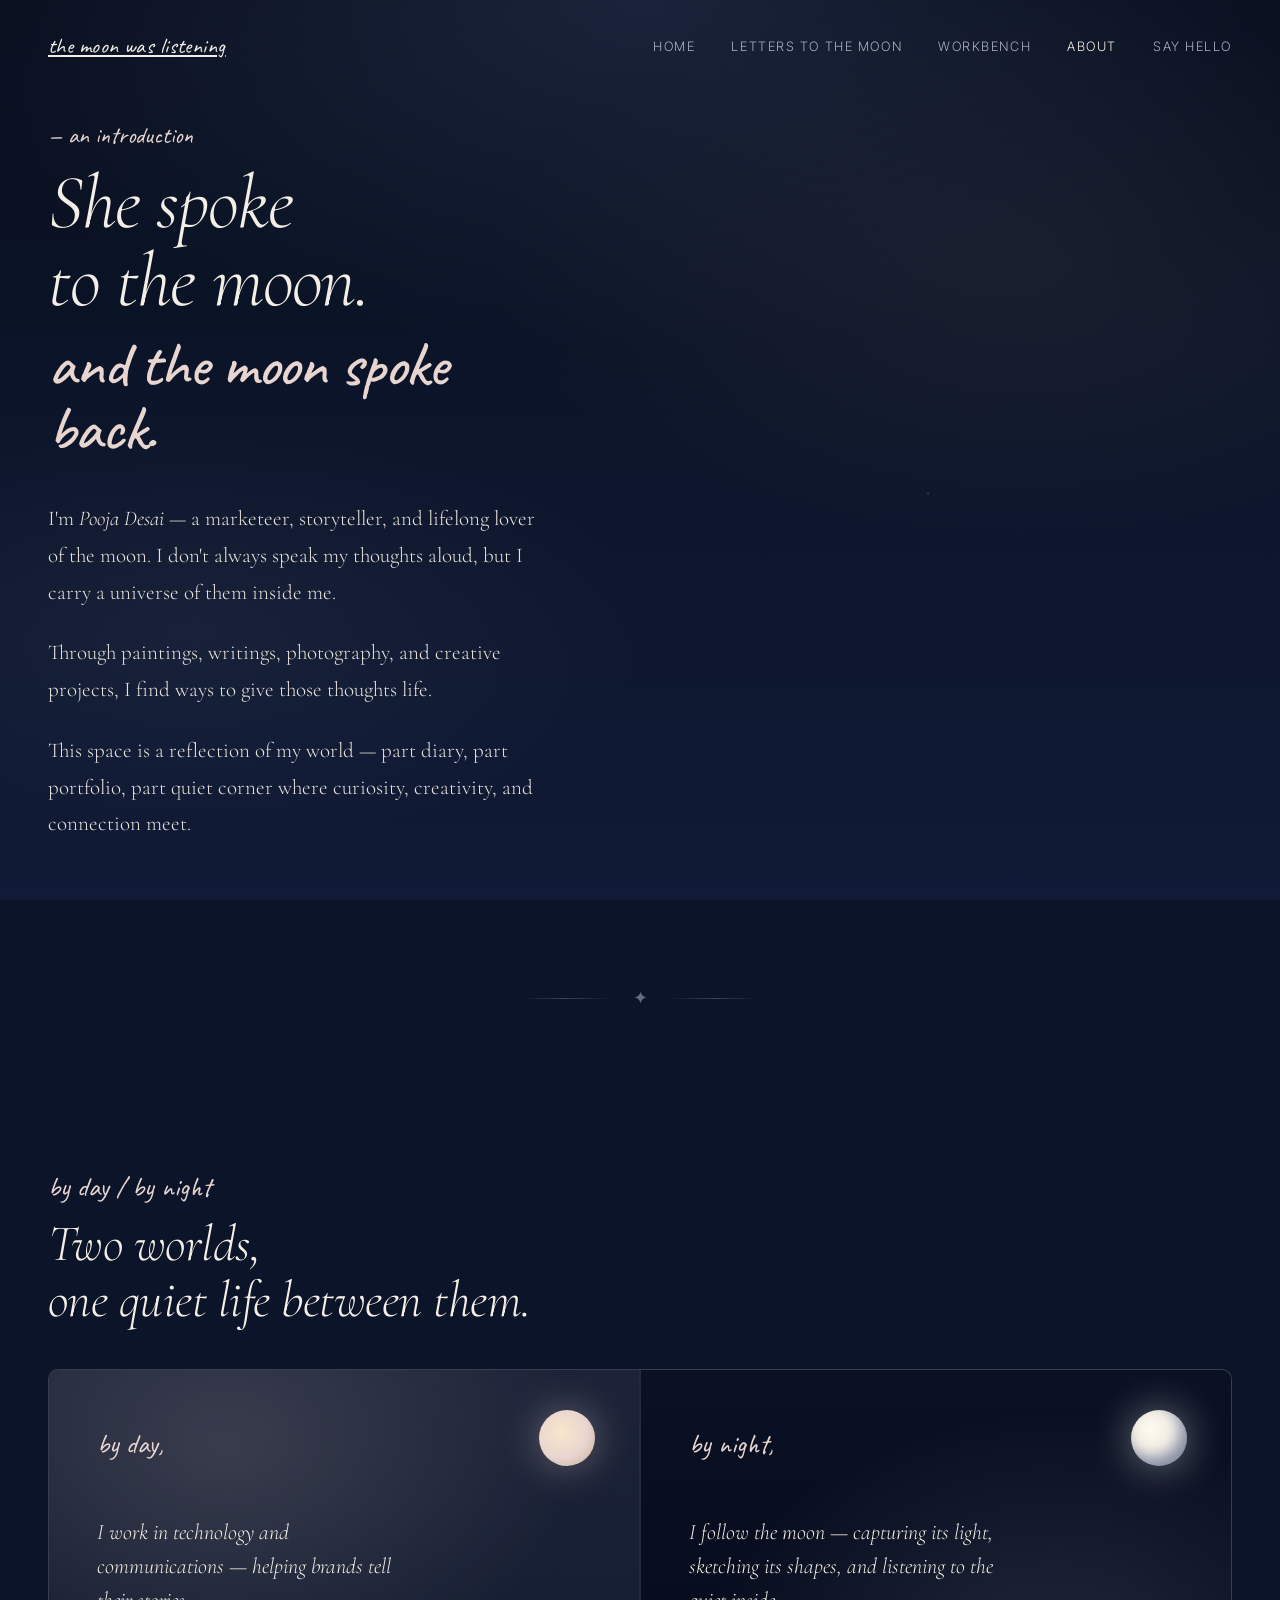
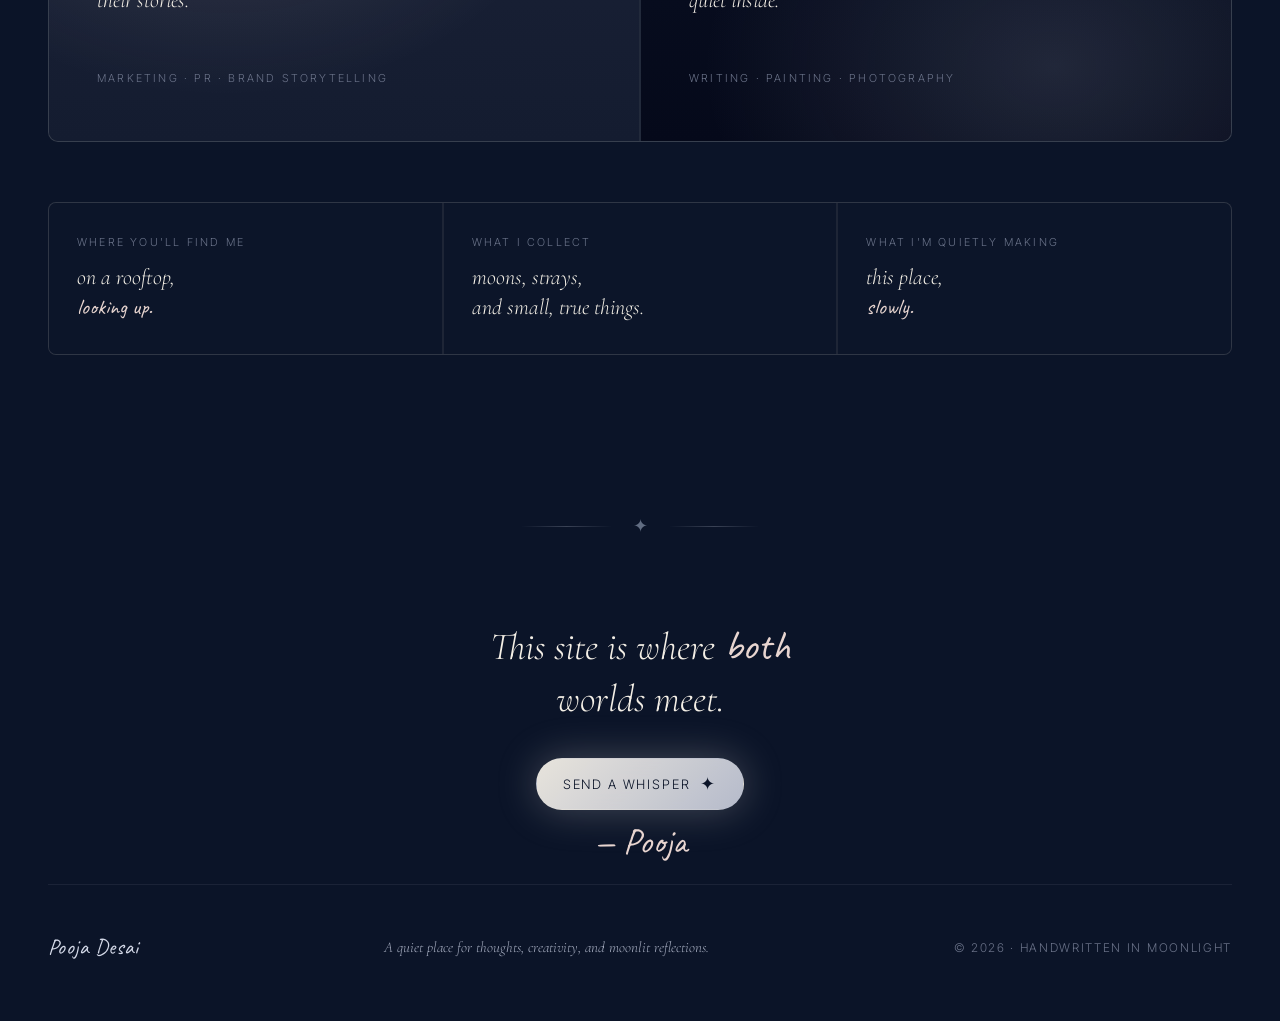
<file: about.html>
<!DOCTYPE html>
<html lang="en">
<head>
<meta charset="UTF-8">
<meta name="viewport" content="width=device-width, initial-scale=1.0">
<title>About · The Moon Was Listening</title>
<link rel="preconnect" href="https://fonts.googleapis.com">
<link rel="preconnect" href="https://fonts.gstatic.com" crossorigin>
<link href="https://fonts.googleapis.com/css2?family=Cormorant+Garamond:ital,wght@0,300;0,400;0,500;1,300;1,400;1,500&family=Caveat:wght@400;500;600&family=Inter+Tight:wght@300;400;500&display=swap" rel="stylesheet">
<link rel="stylesheet" href="styles.css">
<style>
/* About page specific */
.about-hero {
  display: grid;
  grid-template-columns: 0.9fr 1.1fr;
  gap: 80px;
  align-items: center;
  min-height: 92vh;
  padding: 60px 0 80px;
}
.about-label {
  font-family: var(--hand);
  font-size: 24px;
  color: var(--blush);
  margin-bottom: 14px;
  opacity: 0;
  animation: fadeUp 1.2s 0.3s ease forwards;
}
.about-title {
  font-family: var(--serif);
  font-style: italic;
  font-weight: 300;
  font-size: clamp(48px, 6vw, 84px);
  line-height: 1.02;
  color: var(--ivory);
  margin: 0 0 40px;
  letter-spacing: -0.015em;
  opacity: 0;
  animation: fadeUp 1.4s 0.6s ease forwards;
}
.about-title .hand {
  font-family: var(--hand);
  font-style: normal;
  color: var(--blush);
  font-size: 0.82em;
  font-weight: 500;
  display: block;
  margin-top: 12px;
}

.about-body {
  font-family: var(--serif);
  font-size: 21px;
  line-height: 1.75;
  color: var(--ink);
  font-weight: 300;
  max-width: 55ch;
  text-wrap: pretty;
}
.about-body p {
  margin: 0 0 24px;
  opacity: 0;
  animation: fadeUp 1.2s ease forwards;
}
.about-body p:nth-child(1) { animation-delay: 0.9s; }
.about-body p:nth-child(2) { animation-delay: 1.1s; }
.about-body p:nth-child(3) { animation-delay: 1.3s; }
.about-body p:nth-child(4) { animation-delay: 1.5s; }
.about-body em { color: var(--ivory); font-style: italic; }

.about-portrait {
  position: relative;
  aspect-ratio: 4/5;
  max-width: 520px;
  margin: 0 auto;
  border-radius: 6px;
  overflow: hidden;
  opacity: 0;
  animation: fadeIn 2s 0.3s ease forwards;
  background:
    radial-gradient(ellipse at 50% 30%, rgba(232, 213, 208, 0.18), transparent 60%),
    linear-gradient(180deg, #1a2340 0%, #0b1428 100%);
  border: 1px solid rgba(244, 239, 230, 0.12);
  box-shadow: 0 40px 120px rgba(0,0,0,0.5);
}
.about-portrait::before {
  /* stars */
  content: '';
  position: absolute; inset: 0;
  background:
    radial-gradient(1px 1px at 15% 20%, #fff, transparent),
    radial-gradient(1px 1px at 80% 30%, #fff, transparent),
    radial-gradient(1px 1px at 40% 15%, #fff, transparent),
    radial-gradient(1px 1px at 65% 55%, #fff, transparent),
    radial-gradient(1px 1px at 20% 70%, #fff, transparent),
    radial-gradient(1px 1px at 90% 80%, #fff, transparent),
    radial-gradient(1.2px 1.2px at 50% 88%, #fff, transparent);
  opacity: 0.7;
}
.about-portrait .portrait-moon {
  position: absolute;
  top: 12%; right: 14%;
  width: 160px; aspect-ratio: 1;
  border-radius: 50%;
  background: radial-gradient(circle at 35% 35%, #fffaf0, #f4efe6 35%, #d4d9e8 75%, #9ba8bf);
  box-shadow: 0 0 80px rgba(244, 239, 230, 0.5), inset -14px -20px 40px rgba(20, 30, 60, 0.5);
  animation: breathe 7s ease-in-out infinite;
}
.about-portrait .portrait-stripes {
  position: absolute;
  inset: 50% 8% 8% 8%;
  border-radius: 4px;
  background:
    repeating-linear-gradient(
      -45deg,
      rgba(244, 239, 230, 0.06),
      rgba(244, 239, 230, 0.06) 8px,
      rgba(244, 239, 230, 0.02) 8px,
      rgba(244, 239, 230, 0.02) 16px
    );
  border: 1px solid rgba(244, 239, 230, 0.1);
  display: grid;
  place-items: center;
}
.about-portrait .portrait-stripes .label {
  font-family: var(--sans);
  font-size: 11px;
  letter-spacing: 0.22em;
  text-transform: uppercase;
  color: rgba(244, 239, 230, 0.55);
  text-align: center;
  line-height: 1.8;
}
.about-portrait .caption {
  position: absolute;
  bottom: 20px; left: 24px; right: 24px;
  font-family: var(--hand);
  font-size: 22px;
  color: rgba(244, 239, 230, 0.85);
  text-align: center;
  text-shadow: 0 0 12px rgba(0,0,0,0.7);
  display: none;
}

/* Two worlds section */
.two-worlds {
  display: grid;
  grid-template-columns: 1fr 1fr;
  gap: 2px;
  margin-top: 40px;
  border-radius: 10px;
  overflow: hidden;
  border: 1px solid rgba(244, 239, 230, 0.1);
  background: rgba(244, 239, 230, 0.1);
}
.world {
  padding: 56px 48px;
  position: relative;
  min-height: 360px;
  display: flex;
  flex-direction: column;
  justify-content: space-between;
  gap: 32px;
}
.world.day {
  background:
    radial-gradient(ellipse at 30% 20%, rgba(232, 213, 208, 0.15), transparent 60%),
    linear-gradient(180deg, #1c2338 0%, #141c30 100%);
}
.world.night {
  background:
    radial-gradient(ellipse at 70% 80%, rgba(155, 168, 191, 0.18), transparent 60%),
    linear-gradient(180deg, #0a1124 0%, #05091a 100%);
}
.world .time-label {
  font-family: var(--hand);
  font-size: 28px;
  color: var(--blush);
}
.world .world-body {
  font-family: var(--serif);
  font-style: italic;
  font-size: 22px;
  line-height: 1.55;
  color: var(--ivory);
  font-weight: 300;
  max-width: 32ch;
  text-wrap: pretty;
}
.world .tag-line {
  font-family: var(--sans);
  font-size: 11px;
  letter-spacing: 0.2em;
  text-transform: uppercase;
  color: var(--ink-faint);
}
.world .tiny-sun, .world .tiny-moon {
  position: absolute;
  top: 40px; right: 44px;
  width: 56px; aspect-ratio: 1;
  border-radius: 50%;
}
.world .tiny-sun {
  background: radial-gradient(circle at 40% 40%, #f9e6cc, #e8d5d0 55%, #c9a98f 100%);
  box-shadow: 0 0 40px rgba(232, 213, 208, 0.4);
}
.world .tiny-moon {
  background: radial-gradient(circle at 35% 35%, #fffaf0, #f4efe6 35%, #d4d9e8 75%, #9ba8bf);
  box-shadow: 0 0 40px rgba(244, 239, 230, 0.45), inset -6px -8px 14px rgba(20, 30, 60, 0.4);
  animation: breathe 6s ease-in-out infinite;
}

/* Closing */
.about-close {
  text-align: center;
  padding: 40px 20px 20px;
}
.about-close .close-line {
  font-family: var(--serif);
  font-style: italic;
  font-size: clamp(28px, 3vw, 40px);
  line-height: 1.35;
  color: var(--ivory);
  max-width: 24ch;
  margin: 0 auto 32px;
  font-weight: 300;
  text-wrap: pretty;
}
.about-close .close-line em {
  font-family: var(--hand);
  font-style: normal;
  color: var(--blush);
  font-size: 1.1em;
}
.about-close .sig {
  font-family: var(--hand);
  font-size: 36px;
  color: var(--blush);
  margin-top: 8px;
}

/* Small facts row */
.facts-row {
  display: grid;
  grid-template-columns: repeat(3, 1fr);
  gap: 2px;
  margin-top: 60px;
  background: rgba(244, 239, 230, 0.08);
  border-radius: 8px;
  overflow: hidden;
  border: 1px solid rgba(244, 239, 230, 0.08);
}
.fact {
  background: rgba(11, 20, 40, 0.9);
  padding: 32px 28px;
}
.fact .f-label {
  font-family: var(--sans);
  font-size: 11px;
  letter-spacing: 0.2em;
  text-transform: uppercase;
  color: var(--ink-faint);
  margin-bottom: 14px;
}
.fact .f-value {
  font-family: var(--serif);
  font-style: italic;
  font-size: 22px;
  color: var(--ivory);
  line-height: 1.35;
  font-weight: 300;
}
.fact .f-value .hand {
  font-family: var(--hand);
  font-style: normal;
  color: var(--blush);
}

@media (max-width: 960px) {
  .about-hero { grid-template-columns: 1fr; gap: 48px; padding-top: 32px; min-height: auto; }
  .about-portrait { order: -1; max-width: 340px; }
  .two-worlds { grid-template-columns: 1fr; }
  .facts-row { grid-template-columns: 1fr; }
}
</style>
</head>
<body>

<div class="starfield" id="starfield"></div>

<div class="page">

  <nav class="top">
    <a href="index.html" class="brand">the moon was listening</a>
    <div class="links">
      <a href="index.html">Home</a>
      <a href="index.html#letters">Letters to the Moon</a>
      <a href="workbench.html">Workbench</a>
      <a href="#" class="active">About</a>
      <a href="#">Say hello</a>
    </div>
  </nav>

  <section class="about-hero">
    <div>
      <div class="about-label">— an introduction</div>
      <h1 class="about-title">
        She spoke<br>
        to the <em>moon.</em>
        <span class="hand">and the moon spoke back.</span>
      </h1>
      <div class="about-body">
        <p>
          I'm <em>Pooja Desai</em> — a marketeer, storyteller, and lifelong
          lover of the moon. I don't always speak my thoughts aloud,
          but I carry a universe of them inside me.
        </p>
        <p>
          Through paintings, writings, photography, and creative projects,
          I find ways to give those thoughts life.
        </p>
        <p>
          This space is a reflection of my world — part diary, part
          portfolio, part quiet corner where curiosity, creativity,
          and connection meet.
        </p>
      </div>
    </div>

    <div class="about-portrait">
      <div class="portrait-moon"></div>
      <div class="portrait-stripes">
        <div class="label">
          portrait<br>
          ( to be placed )
        </div>
      </div>
    </div>
  </section>

  <div class="divider"><span class="line"></span><span class="glyph">✦</span><span class="line"></span></div>

  <section>
    <div style="max-width: 640px;">
      <span class="section-label">by day / by night</span>
      <h2 class="section-title">Two worlds,<br>one quiet life between them.</h2>
    </div>

    <div class="two-worlds">
      <div class="world day">
        <div class="tiny-sun"></div>
        <div class="time-label">by day,</div>
        <p class="world-body">
          I work in technology and communications — helping brands
          tell their stories.
        </p>
        <div class="tag-line">marketing · pr · brand storytelling</div>
      </div>
      <div class="world night">
        <div class="tiny-moon"></div>
        <div class="time-label">by night,</div>
        <p class="world-body">
          I follow the moon — capturing its light, sketching its shapes,
          and listening to the quiet inside.
        </p>
        <div class="tag-line">writing · painting · photography</div>
      </div>
    </div>

    <div class="facts-row">
      <div class="fact">
        <div class="f-label">Where you'll find me</div>
        <div class="f-value">on a rooftop,<br><span class="hand">looking up.</span></div>
      </div>
      <div class="fact">
        <div class="f-label">What I collect</div>
        <div class="f-value">moons, strays,<br>and small, <em>true</em> things.</div>
      </div>
      <div class="fact">
        <div class="f-label">What I'm quietly making</div>
        <div class="f-value">this place,<br><span class="hand">slowly.</span></div>
      </div>
    </div>
  </section>

  <div class="divider"><span class="line"></span><span class="glyph">✦</span><span class="line"></span></div>

  <section class="about-close">
    <p class="close-line">
      This site is where <em>both</em> worlds meet.
    </p>
    <a href="index.html#letters" class="btn primary">Send a whisper <span class="arrow">✦</span></a>
    <div class="sig">— Pooja</div>
  </section>

  <footer class="bottom">
    <div class="foot-brand">Pooja Desai</div>
    <div class="foot-line">A quiet place for thoughts, creativity, and moonlit reflections.</div>
    <div>© 2026 · handwritten in moonlight</div>
  </footer>
</div>

<script>
(function() {
  const field = document.getElementById('starfield');
  const count = 140;
  const sizes = ['small', '', 'large'];
  for (let i = 0; i < count; i++) {
    const star = document.createElement('div');
    const sz = sizes[Math.floor(Math.random() * sizes.length)];
    star.className = 'star' + (sz ? ' ' + sz : '');
    star.style.left = Math.random() * 100 + '%';
    star.style.top = Math.random() * 100 + '%';
    star.style.animationDuration = (3 + Math.random() * 5) + 's';
    star.style.animationDelay = (Math.random() * 6) + 's';
    star.style.setProperty('--star-op', 0.3 + Math.random() * 0.5);
    field.appendChild(star);
  }
})();
</script>

</body>
</html>
</file>
<file: styles.css>
/* The Moon Was Listening — dreamy, atmospheric, diary-intimate */

:root {
  --sky-0: #070d1c;
  --sky-1: #0b1428;
  --sky-2: #111a36;
  --sky-3: #1a2340;
  --sky-4: #2a3552;

  --moon: #f4efe6;
  --silver: #d4d9e8;
  --silver-dim: #9ba8bf;
  --blush: #e8d5d0;
  --blush-deep: #c9a98f;
  --ivory: #f4efe6;

  --ink: #e8e4dc;
  --ink-dim: #a8afc2;
  --ink-faint: #6a7288;

  --serif: 'Cormorant Garamond', 'EB Garamond', Georgia, serif;
  --hand: 'Caveat', 'Homemade Apple', cursive;
  --sans: 'Inter Tight', -apple-system, system-ui, sans-serif;
}

* { box-sizing: border-box; }

html, body {
  margin: 0;
  padding: 0;
  background: var(--sky-1);
  color: var(--ink);
  font-family: var(--serif);
  font-weight: 300;
  overflow-x: hidden;
  min-height: 100vh;
}

body {
  background:
    radial-gradient(ellipse 90% 60% at 50% 0%, rgba(42, 53, 82, 0.55), transparent 65%),
    radial-gradient(ellipse 70% 50% at 80% 30%, rgba(201, 169, 143, 0.08), transparent 60%),
    radial-gradient(ellipse 60% 40% at 15% 70%, rgba(155, 168, 191, 0.07), transparent 60%),
    linear-gradient(180deg, var(--sky-0) 0%, var(--sky-1) 40%, var(--sky-2) 100%);
  background-attachment: fixed;
}

/* ——— Drifting star field ——— */
.starfield {
  position: fixed;
  inset: 0;
  pointer-events: none;
  z-index: 0;
  overflow: hidden;
}
.star {
  position: absolute;
  width: 2px; height: 2px;
  background: #fff;
  border-radius: 50%;
  opacity: 0;
  box-shadow: 0 0 4px rgba(255,255,255,0.6);
  animation: twinkle linear infinite;
}
.star.small { width: 1px; height: 1px; box-shadow: 0 0 2px rgba(255,255,255,0.4); }
.star.large { width: 2.5px; height: 2.5px; box-shadow: 0 0 6px rgba(255,255,255,0.8); }

@keyframes twinkle {
  0%, 100% { opacity: 0; transform: translateY(0); }
  20%, 80% { opacity: var(--star-op, 0.7); }
  50% { opacity: var(--star-op, 0.9); }
}

.drift {
  position: absolute;
  animation: drift linear infinite;
}
@keyframes drift {
  from { transform: translate(0, 0); }
  to   { transform: translate(-30px, 120vh); }
}

/* ——— Breathing moon ——— */
.moon-wrap {
  position: relative;
  width: 100%;
  aspect-ratio: 1;
  display: grid;
  place-items: center;
}
.moon {
  position: relative;
  width: 72%;
  aspect-ratio: 1;
  border-radius: 50%;
  background:
    radial-gradient(circle at 35% 35%, #fffaf0 0%, #f4efe6 35%, #d4d9e8 70%, #9ba8bf 100%);
  box-shadow:
    inset -20px -30px 60px rgba(20, 30, 60, 0.45),
    inset 10px 20px 40px rgba(255, 250, 240, 0.15),
    0 0 60px rgba(244, 239, 230, 0.25),
    0 0 120px rgba(244, 239, 230, 0.15),
    0 0 200px rgba(232, 213, 208, 0.1);
  animation: breathe 7s ease-in-out infinite;
}
.moon::before {
  /* crater noise */
  content: '';
  position: absolute;
  inset: 0;
  border-radius: 50%;
  background:
    radial-gradient(circle at 25% 30%, rgba(120, 130, 155, 0.18) 0%, transparent 4%),
    radial-gradient(circle at 65% 20%, rgba(120, 130, 155, 0.14) 0%, transparent 3%),
    radial-gradient(circle at 70% 55%, rgba(120, 130, 155, 0.22) 0%, transparent 5%),
    radial-gradient(circle at 40% 70%, rgba(120, 130, 155, 0.16) 0%, transparent 4%),
    radial-gradient(circle at 55% 45%, rgba(120, 130, 155, 0.12) 0%, transparent 2.5%),
    radial-gradient(circle at 20% 60%, rgba(120, 130, 155, 0.15) 0%, transparent 3.5%),
    radial-gradient(circle at 80% 80%, rgba(120, 130, 155, 0.18) 0%, transparent 3%),
    radial-gradient(circle at 35% 20%, rgba(120, 130, 155, 0.10) 0%, transparent 2%);
  mix-blend-mode: multiply;
  opacity: 0.85;
}
.moon::after {
  /* phase shadow */
  content: '';
  position: absolute;
  inset: 0;
  border-radius: 50%;
  background: radial-gradient(circle at var(--phase-x, 150%) 50%, transparent 0%, transparent var(--phase-r, 0%), var(--sky-0) calc(var(--phase-r, 0%) + 2%));
  opacity: var(--phase-op, 0);
  transition: all 1.2s ease;
}

@keyframes breathe {
  0%, 100% {
    box-shadow:
      inset -20px -30px 60px rgba(20, 30, 60, 0.45),
      inset 10px 20px 40px rgba(255, 250, 240, 0.15),
      0 0 60px rgba(244, 239, 230, 0.25),
      0 0 120px rgba(244, 239, 230, 0.15),
      0 0 200px rgba(232, 213, 208, 0.1);
  }
  50% {
    box-shadow:
      inset -20px -30px 60px rgba(20, 30, 60, 0.45),
      inset 10px 20px 40px rgba(255, 250, 240, 0.2),
      0 0 80px rgba(244, 239, 230, 0.35),
      0 0 160px rgba(244, 239, 230, 0.2),
      0 0 260px rgba(232, 213, 208, 0.14);
  }
}

/* ——— Layout ——— */
.page {
  position: relative;
  z-index: 1;
  max-width: 1280px;
  margin: 0 auto;
  padding: 0 48px;
}

nav.top {
  display: flex;
  justify-content: space-between;
  align-items: center;
  padding: 32px 0 0;
  font-family: var(--sans);
  font-size: 13px;
  letter-spacing: 0.12em;
  text-transform: uppercase;
  color: var(--ink-dim);
}
nav.top .brand {
  font-family: var(--hand);
  font-size: 22px;
  text-transform: none;
  letter-spacing: 0.02em;
  color: var(--ivory);
}
nav.top .links { display: flex; gap: 36px; }
nav.top .links a {
  color: var(--ink-dim);
  text-decoration: none;
  transition: color 0.4s;
  cursor: pointer;
}
nav.top .links a:hover, nav.top .links a.active { color: var(--ivory); }

/* ——— Hero ——— */
.hero {
  display: grid;
  grid-template-columns: 1.1fr 1fr;
  gap: 40px;
  align-items: center;
  min-height: 92vh;
  padding: 40px 0 80px;
}
.hero-copy .eyebrow {
  font-family: var(--hand);
  font-size: 24px;
  color: var(--blush);
  margin-bottom: 18px;
  opacity: 0;
  animation: fadeUp 1.2s 0.3s ease forwards;
}
.hero-copy h1 {
  font-family: var(--serif);
  font-weight: 300;
  font-style: italic;
  font-size: clamp(44px, 5.4vw, 72px);
  line-height: 1.08;
  letter-spacing: -0.01em;
  margin: 0 0 32px;
  color: var(--ivory);
  opacity: 0;
  animation: fadeUp 1.4s 0.6s ease forwards;
}
.hero-copy h1 em {
  font-family: var(--hand);
  font-style: normal;
  color: var(--blush);
  font-size: 1.05em;
  font-weight: 400;
}
.hero-copy p.lead {
  font-size: 19px;
  line-height: 1.7;
  color: var(--ink-dim);
  max-width: 48ch;
  margin: 0 0 40px;
  font-weight: 300;
  opacity: 0;
  animation: fadeUp 1.4s 1s ease forwards;
}
.hero-copy .cta-row {
  display: flex;
  gap: 18px;
  align-items: center;
  opacity: 0;
  animation: fadeUp 1.4s 1.3s ease forwards;
}
.btn {
  display: inline-flex;
  align-items: center;
  gap: 10px;
  padding: 14px 26px;
  border-radius: 999px;
  font-family: var(--sans);
  font-size: 13px;
  letter-spacing: 0.14em;
  text-transform: uppercase;
  text-decoration: none;
  border: 1px solid rgba(212, 217, 232, 0.25);
  background: rgba(244, 239, 230, 0.04);
  color: var(--ivory);
  cursor: pointer;
  transition: all 0.4s ease;
  backdrop-filter: blur(10px);
}
.btn:hover {
  background: rgba(244, 239, 230, 0.1);
  border-color: rgba(244, 239, 230, 0.5);
  transform: translateY(-1px);
}
.btn.primary {
  background: linear-gradient(135deg, rgba(244, 239, 230, 0.95), rgba(212, 217, 232, 0.85));
  color: var(--sky-1);
  border-color: transparent;
  box-shadow: 0 0 40px rgba(244, 239, 230, 0.25);
}
.btn.primary:hover {
  box-shadow: 0 0 60px rgba(244, 239, 230, 0.4);
}
.btn .arrow { font-family: var(--serif); font-size: 18px; }

.hero-moon {
  position: relative;
  opacity: 0;
  animation: fadeIn 2.5s 0.2s ease forwards;
}

@keyframes fadeUp {
  from { opacity: 0; transform: translateY(14px); }
  to { opacity: 1; transform: translateY(0); }
}
@keyframes fadeIn {
  from { opacity: 0; }
  to { opacity: 1; }
}

/* ——— Section rhythm ——— */
section {
  padding: 120px 0;
  position: relative;
}
.section-label {
  font-family: var(--hand);
  font-size: 28px;
  color: var(--blush);
  margin-bottom: 12px;
  display: block;
}
.section-title {
  font-family: var(--serif);
  font-style: italic;
  font-weight: 300;
  font-size: clamp(36px, 4vw, 56px);
  line-height: 1.1;
  margin: 0 0 24px;
  color: var(--ivory);
  letter-spacing: -0.01em;
}
.section-intro {
  font-size: 18px;
  line-height: 1.75;
  color: var(--ink-dim);
  max-width: 58ch;
  font-weight: 300;
}

.divider {
  display: flex;
  align-items: center;
  gap: 20px;
  margin: 0 auto;
  max-width: 240px;
  padding: 40px 0;
  opacity: 0.6;
}
.divider .line {
  flex: 1;
  height: 1px;
  background: linear-gradient(90deg, transparent, rgba(212, 217, 232, 0.4), transparent);
}
.divider .glyph {
  font-family: var(--serif);
  color: var(--silver-dim);
  font-size: 18px;
}

/* ——— Constellation gallery ——— */
.constellation-wrap {
  position: relative;
  margin-top: 60px;
  height: 640px;
  border-radius: 24px;
  background:
    radial-gradient(ellipse 80% 70% at 50% 50%, rgba(26, 35, 64, 0.7), rgba(7, 13, 28, 0.9)),
    linear-gradient(180deg, rgba(17, 26, 54, 0.5), rgba(7, 13, 28, 0.8));
  border: 1px solid rgba(212, 217, 232, 0.08);
  overflow: hidden;
  box-shadow:
    inset 0 0 80px rgba(7, 13, 28, 0.8),
    0 20px 80px rgba(0, 0, 0, 0.4);
}
.constellation-wrap .inner-stars {
  position: absolute; inset: 0; pointer-events: none;
}
.constellation-wrap .conn {
  position: absolute;
  pointer-events: none;
  stroke: rgba(212, 217, 232, 0.12);
  stroke-width: 1;
  fill: none;
}
.note-dot {
  position: absolute;
  cursor: pointer;
  transform: translate(-50%, -50%);
  transition: transform 0.4s cubic-bezier(.2,.8,.2,1);
}
.note-dot .halo {
  position: absolute;
  inset: -22px;
  border-radius: 50%;
  background: radial-gradient(circle, rgba(244, 239, 230, 0.35) 0%, transparent 65%);
  animation: pulse 3.5s ease-in-out infinite;
}
.note-dot .glow {
  width: 10px; height: 10px;
  background: var(--ivory);
  border-radius: 50%;
  box-shadow: 0 0 14px rgba(244, 239, 230, 0.9),
              0 0 28px rgba(244, 239, 230, 0.5);
  position: relative; z-index: 1;
}
.note-dot:hover { transform: translate(-50%, -50%) scale(1.25); }
.note-dot:hover .halo { animation-duration: 1.5s; }
.note-dot .tooltip {
  position: absolute;
  bottom: 26px; left: 50%;
  transform: translateX(-50%);
  font-family: var(--hand);
  color: var(--silver);
  font-size: 18px;
  white-space: nowrap;
  opacity: 0;
  transition: opacity 0.3s;
  pointer-events: none;
  text-shadow: 0 0 10px rgba(0,0,0,0.8);
}
.note-dot:hover .tooltip { opacity: 1; }

@keyframes pulse {
  0%, 100% { opacity: 0.4; transform: scale(1); }
  50% { opacity: 0.8; transform: scale(1.15); }
}

.constellation-footer {
  display: flex;
  justify-content: space-between;
  align-items: center;
  margin-top: 28px;
  font-family: var(--sans);
  font-size: 13px;
  letter-spacing: 0.1em;
  color: var(--ink-faint);
  text-transform: uppercase;
}
.layout-toggle {
  display: flex;
  gap: 2px;
  background: rgba(212, 217, 232, 0.05);
  border-radius: 999px;
  padding: 3px;
  border: 1px solid rgba(212, 217, 232, 0.1);
}
.layout-toggle button {
  background: transparent;
  border: none;
  color: var(--ink-faint);
  font-family: var(--sans);
  font-size: 11px;
  letter-spacing: 0.12em;
  text-transform: uppercase;
  padding: 8px 16px;
  border-radius: 999px;
  cursor: pointer;
  transition: all 0.3s;
}
.layout-toggle button.active {
  background: rgba(244, 239, 230, 0.12);
  color: var(--ivory);
}

/* ——— Read-a-letter modal ——— */
.letter-modal {
  position: fixed;
  inset: 0;
  background: rgba(7, 13, 28, 0.85);
  backdrop-filter: blur(14px);
  display: flex;
  align-items: center;
  justify-content: center;
  z-index: 100;
  opacity: 0;
  pointer-events: none;
  transition: opacity 0.5s;
}
.letter-modal.open { opacity: 1; pointer-events: all; }
.letter-card {
  position: relative;
  max-width: 560px;
  width: calc(100% - 48px);
  background:
    radial-gradient(ellipse at 50% 0%, rgba(244, 239, 230, 0.08), transparent 70%),
    linear-gradient(180deg, rgba(244, 239, 230, 0.06), rgba(244, 239, 230, 0.02));
  border: 1px solid rgba(244, 239, 230, 0.15);
  border-radius: 4px;
  padding: 56px 52px 44px;
  transform: translateY(20px) scale(0.97);
  transition: transform 0.6s cubic-bezier(.2,.8,.2,1);
  box-shadow:
    0 40px 100px rgba(0, 0, 0, 0.6),
    inset 0 1px 0 rgba(244, 239, 230, 0.1);
}
.letter-modal.open .letter-card { transform: translateY(0) scale(1); }
.letter-card .mini-moon {
  width: 48px; height: 48px;
  border-radius: 50%;
  background: radial-gradient(circle at 35% 35%, #fffaf0, #f4efe6 40%, #d4d9e8 80%, #9ba8bf);
  box-shadow: 0 0 20px rgba(244, 239, 230, 0.4), inset -4px -6px 10px rgba(20, 30, 60, 0.3);
  margin: 0 auto 24px;
}
.letter-card .date {
  text-align: center;
  font-family: var(--sans);
  font-size: 12px;
  letter-spacing: 0.2em;
  text-transform: uppercase;
  color: var(--ink-faint);
  margin-bottom: 32px;
}
.letter-card .body {
  font-family: var(--serif);
  font-style: italic;
  font-size: 22px;
  line-height: 1.6;
  color: var(--ivory);
  font-weight: 300;
  text-align: center;
  margin: 0 0 32px;
  text-wrap: pretty;
}
.letter-card .signature {
  text-align: center;
  font-family: var(--hand);
  font-size: 22px;
  color: var(--blush);
}
.letter-card .close {
  position: absolute;
  top: 16px; right: 20px;
  background: transparent;
  border: none;
  color: var(--ink-faint);
  font-family: var(--serif);
  font-size: 24px;
  cursor: pointer;
  transition: color 0.3s;
}
.letter-card .close:hover { color: var(--ivory); }

/* ——— Submission flow ——— */
.submit-section {
  margin-top: 40px;
  display: grid;
  grid-template-columns: 0.9fr 1.1fr;
  gap: 72px;
  align-items: start;
}
.submit-copy .tagline {
  font-family: var(--hand);
  font-size: 26px;
  color: var(--blush);
  margin: 24px 0 0;
  line-height: 1.4;
}

.paper {
  position: relative;
  background:
    linear-gradient(180deg, rgba(244, 239, 230, 0.06) 0%, rgba(244, 239, 230, 0.03) 100%);
  border: 1px solid rgba(244, 239, 230, 0.14);
  border-radius: 6px;
  padding: 44px 44px 36px;
  box-shadow:
    0 30px 80px rgba(0, 0, 0, 0.4),
    inset 0 1px 0 rgba(244, 239, 230, 0.1);
  backdrop-filter: blur(8px);
  min-height: 460px;
  display: flex;
  flex-direction: column;
}
.paper::before {
  /* soft glow halo top */
  content: '';
  position: absolute;
  top: -2px; left: 20%; right: 20%;
  height: 1px;
  background: linear-gradient(90deg, transparent, rgba(244, 239, 230, 0.4), transparent);
}

.step-head {
  display: flex;
  justify-content: space-between;
  align-items: center;
  margin-bottom: 28px;
}
.step-head .step-n {
  font-family: var(--hand);
  font-size: 20px;
  color: var(--blush);
}
.step-head .dots { display: flex; gap: 8px; }
.step-head .dot {
  width: 6px; height: 6px; border-radius: 50%;
  background: rgba(212, 217, 232, 0.2);
  transition: all 0.4s;
}
.step-head .dot.active {
  background: var(--ivory);
  box-shadow: 0 0 10px rgba(244, 239, 230, 0.7);
}
.step-head .dot.done { background: rgba(232, 213, 208, 0.5); }

.step-prompt {
  font-family: var(--serif);
  font-style: italic;
  font-size: 30px;
  line-height: 1.25;
  color: var(--ivory);
  font-weight: 300;
  margin: 0 0 28px;
  letter-spacing: -0.005em;
}

.letter-textarea {
  flex: 1;
  background: transparent;
  border: none;
  border-bottom: 1px solid rgba(244, 239, 230, 0.18);
  color: var(--ivory);
  font-family: var(--hand);
  font-size: 26px;
  line-height: 1.5;
  resize: none;
  outline: none;
  padding: 8px 0 20px;
  min-height: 180px;
  width: 100%;
}
.letter-textarea::placeholder { color: var(--ink-faint); font-style: italic; }

.counter {
  text-align: right;
  font-family: var(--sans);
  font-size: 11px;
  letter-spacing: 0.15em;
  text-transform: uppercase;
  color: var(--ink-faint);
  margin-top: 12px;
}

.step-actions {
  display: flex;
  justify-content: space-between;
  align-items: center;
  margin-top: 28px;
  padding-top: 24px;
  border-top: 1px solid rgba(244, 239, 230, 0.08);
}
.step-actions .text-btn {
  background: transparent;
  border: none;
  font-family: var(--sans);
  font-size: 12px;
  letter-spacing: 0.14em;
  text-transform: uppercase;
  color: var(--ink-faint);
  cursor: pointer;
  transition: color 0.3s;
}
.step-actions .text-btn:hover:not(:disabled) { color: var(--ivory); }
.step-actions .text-btn:disabled { opacity: 0.3; cursor: default; }

/* Step 2: photo */
.moon-drop {
  border: 1px dashed rgba(244, 239, 230, 0.25);
  border-radius: 4px;
  padding: 32px;
  text-align: center;
  transition: all 0.4s;
  flex: 1;
  display: flex;
  flex-direction: column;
  align-items: center;
  justify-content: center;
  gap: 16px;
  cursor: pointer;
}
.moon-drop:hover {
  border-color: rgba(244, 239, 230, 0.5);
  background: rgba(244, 239, 230, 0.02);
}
.moon-drop.has-image { border-style: solid; padding: 20px; }
.moon-drop .icon-moon {
  width: 60px; height: 60px; border-radius: 50%;
  background: radial-gradient(circle at 35% 35%, #fffaf0, #f4efe6 40%, #d4d9e8 80%, #7a8299);
  box-shadow: 0 0 30px rgba(244, 239, 230, 0.35), inset -6px -8px 14px rgba(20, 30, 60, 0.4);
  animation: breathe 7s ease-in-out infinite;
}
.moon-drop .drop-label {
  font-family: var(--serif);
  font-style: italic;
  font-size: 18px;
  color: var(--ivory);
}
.moon-drop .drop-sub {
  font-family: var(--sans);
  font-size: 11px;
  letter-spacing: 0.14em;
  text-transform: uppercase;
  color: var(--ink-faint);
}
.moon-drop .preview {
  width: 100%;
  max-height: 260px;
  aspect-ratio: 1;
  border-radius: 4px;
  display: grid;
  place-items: center;
  background:
    radial-gradient(circle at 50% 50%, #1a2340 0%, #0b1428 100%);
  position: relative;
  overflow: hidden;
}
.moon-drop .preview .sample-moon {
  width: 55%; aspect-ratio: 1;
  border-radius: 50%;
  background: radial-gradient(circle at 35% 35%, #fffaf0, #f4efe6 40%, #d4d9e8 80%, #7a8299);
  box-shadow: 0 0 60px rgba(244, 239, 230, 0.5), inset -10px -14px 30px rgba(20, 30, 60, 0.5);
}
.moon-drop .preview::after {
  content: '';
  position: absolute;
  inset: 0;
  background:
    radial-gradient(1px 1px at 20% 30%, #fff, transparent),
    radial-gradient(1px 1px at 70% 20%, #fff, transparent),
    radial-gradient(1px 1px at 80% 70%, #fff, transparent),
    radial-gradient(1px 1px at 30% 80%, #fff, transparent),
    radial-gradient(1px 1px at 50% 50%, #fff, transparent);
  opacity: 0.6;
}
.moon-drop .file-name {
  font-family: var(--sans);
  font-size: 11px;
  letter-spacing: 0.1em;
  text-transform: uppercase;
  color: var(--silver-dim);
  margin-top: 12px;
}

/* Step 3: sign */
.sign-options {
  display: grid;
  gap: 14px;
  margin-top: 12px;
}
.sign-opt {
  border: 1px solid rgba(244, 239, 230, 0.12);
  border-radius: 4px;
  padding: 20px 22px;
  background: rgba(244, 239, 230, 0.02);
  cursor: pointer;
  transition: all 0.3s;
  display: flex;
  align-items: center;
  gap: 16px;
}
.sign-opt:hover { border-color: rgba(244, 239, 230, 0.3); }
.sign-opt.selected {
  border-color: rgba(244, 239, 230, 0.5);
  background: rgba(244, 239, 230, 0.06);
  box-shadow: inset 0 0 30px rgba(244, 239, 230, 0.05);
}
.sign-opt .radio {
  width: 14px; height: 14px; border-radius: 50%;
  border: 1px solid rgba(244, 239, 230, 0.4);
  position: relative;
  flex-shrink: 0;
}
.sign-opt.selected .radio::after {
  content: '';
  position: absolute;
  inset: 2px;
  border-radius: 50%;
  background: var(--ivory);
  box-shadow: 0 0 8px rgba(244, 239, 230, 0.8);
}
.sign-opt .opt-text {
  display: flex; flex-direction: column; gap: 2px;
  flex: 1;
}
.sign-opt .opt-title {
  font-family: var(--serif);
  font-style: italic;
  font-size: 18px;
  color: var(--ivory);
}
.sign-opt .opt-sub {
  font-family: var(--sans);
  font-size: 11px;
  letter-spacing: 0.1em;
  text-transform: uppercase;
  color: var(--ink-faint);
}
.sign-input {
  margin-top: 18px;
  background: transparent;
  border: none;
  border-bottom: 1px solid rgba(244, 239, 230, 0.2);
  color: var(--ivory);
  font-family: var(--hand);
  font-size: 24px;
  width: 100%;
  padding: 8px 0;
  outline: none;
}
.sign-input::placeholder { color: var(--ink-faint); }

/* Step 4: send */
.send-review {
  flex: 1;
  display: flex;
  flex-direction: column;
  justify-content: center;
  gap: 20px;
  text-align: center;
  padding: 20px 0;
}
.send-review .mini-moon {
  width: 64px; height: 64px;
  margin: 0 auto;
  border-radius: 50%;
  background: radial-gradient(circle at 35% 35%, #fffaf0, #f4efe6 40%, #d4d9e8 80%, #9ba8bf);
  box-shadow: 0 0 40px rgba(244, 239, 230, 0.5), inset -6px -8px 16px rgba(20, 30, 60, 0.4);
  animation: breathe 5s ease-in-out infinite;
}
.send-review .preview-body {
  font-family: var(--serif);
  font-style: italic;
  font-size: 22px;
  line-height: 1.5;
  color: var(--ivory);
  font-weight: 300;
  max-width: 36ch;
  margin: 0 auto;
  text-wrap: pretty;
}
.send-review .preview-sig {
  font-family: var(--hand);
  font-size: 22px;
  color: var(--blush);
}

/* Success */
.sent-state {
  flex: 1;
  display: flex;
  flex-direction: column;
  justify-content: center;
  align-items: center;
  gap: 24px;
  text-align: center;
  padding: 40px 20px;
  animation: fadeIn 1s ease;
}
.sent-state .big-moon {
  width: 100px; height: 100px;
  border-radius: 50%;
  background: radial-gradient(circle at 35% 35%, #fffaf0, #f4efe6 40%, #d4d9e8 80%, #9ba8bf);
  box-shadow: 0 0 80px rgba(244, 239, 230, 0.6), inset -10px -14px 24px rgba(20, 30, 60, 0.4);
  animation: breathe 4s ease-in-out infinite;
}
.sent-state h3 {
  font-family: var(--serif);
  font-style: italic;
  font-size: 32px;
  color: var(--ivory);
  font-weight: 300;
  margin: 0;
}
.sent-state p {
  font-family: var(--serif);
  font-size: 17px;
  color: var(--ink-dim);
  max-width: 34ch;
  line-height: 1.6;
  margin: 0;
}
.sent-state .write-another {
  font-family: var(--hand);
  color: var(--blush);
  font-size: 20px;
  background: transparent;
  border: none;
  cursor: pointer;
  text-decoration: underline;
  text-decoration-color: rgba(232, 213, 208, 0.3);
  text-underline-offset: 4px;
  transition: color 0.3s;
}
.sent-state .write-another:hover { color: var(--ivory); }

/* ——— Footer ——— */
footer.bottom {
  border-top: 1px solid rgba(212, 217, 232, 0.08);
  padding: 48px 0 60px;
  display: flex;
  justify-content: space-between;
  align-items: center;
  color: var(--ink-faint);
  font-family: var(--sans);
  font-size: 12px;
  letter-spacing: 0.14em;
  text-transform: uppercase;
}
footer.bottom .foot-brand {
  font-family: var(--hand);
  font-size: 22px;
  color: var(--silver);
  text-transform: none;
  letter-spacing: 0.02em;
}
footer.bottom .foot-line {
  font-family: var(--serif);
  font-style: italic;
  text-transform: none;
  font-size: 15px;
  letter-spacing: 0;
  color: var(--ink-dim);
}

/* ——— Tweaks panel ——— */
.tweaks-panel {
  position: fixed;
  bottom: 24px; right: 24px;
  width: 300px;
  background: rgba(11, 20, 40, 0.92);
  backdrop-filter: blur(20px);
  border: 1px solid rgba(212, 217, 232, 0.15);
  border-radius: 12px;
  padding: 22px 22px 20px;
  z-index: 200;
  box-shadow: 0 20px 60px rgba(0,0,0,0.5);
  transform: translateY(20px);
  opacity: 0;
  pointer-events: none;
  transition: all 0.4s cubic-bezier(.2,.8,.2,1);
}
.tweaks-panel.visible {
  transform: translateY(0);
  opacity: 1;
  pointer-events: all;
}
.tweaks-panel h4 {
  font-family: var(--hand);
  font-size: 22px;
  color: var(--ivory);
  margin: 0 0 4px;
  font-weight: 400;
}
.tweaks-panel .sub {
  font-family: var(--sans);
  font-size: 11px;
  letter-spacing: 0.14em;
  text-transform: uppercase;
  color: var(--ink-faint);
  margin-bottom: 18px;
}
.phase-row { display: flex; gap: 10px; justify-content: space-between; }
.phase-btn {
  flex: 1;
  display: flex;
  flex-direction: column;
  align-items: center;
  gap: 8px;
  background: transparent;
  border: 1px solid rgba(212, 217, 232, 0.1);
  border-radius: 8px;
  padding: 12px 6px;
  cursor: pointer;
  transition: all 0.3s;
}
.phase-btn:hover { border-color: rgba(212, 217, 232, 0.3); }
.phase-btn.active {
  border-color: rgba(244, 239, 230, 0.5);
  background: rgba(244, 239, 230, 0.04);
}
.phase-btn .p-moon {
  position: relative;
  width: 28px; height: 28px;
  border-radius: 50%;
  background: radial-gradient(circle at 35% 35%, #fffaf0, #f4efe6 40%, #d4d9e8 80%, #7a8299);
  overflow: hidden;
}
.phase-btn .p-moon::after {
  content: '';
  position: absolute;
  inset: 0;
  border-radius: 50%;
  background: radial-gradient(circle at var(--pp-x, 150%) 50%, transparent 0%, transparent var(--pp-r, 0%), var(--sky-0) calc(var(--pp-r, 0%) + 2%));
  opacity: var(--pp-op, 0);
}
.phase-btn .p-label {
  font-family: var(--sans);
  font-size: 10px;
  letter-spacing: 0.08em;
  text-transform: uppercase;
  color: var(--ink-dim);
}
.phase-btn.active .p-label { color: var(--ivory); }

/* ——— Responsive ——— */
@media (max-width: 960px) {
  .page { padding: 0 28px; }
  .hero { grid-template-columns: 1fr; min-height: auto; padding-top: 32px; }
  .hero-moon { max-width: 360px; margin: 0 auto; order: -1; }
  .submit-section { grid-template-columns: 1fr; gap: 36px; }
  .constellation-wrap { height: 480px; }
  section { padding: 80px 0; }
  nav.top .links { display: none; }
}
</file>
